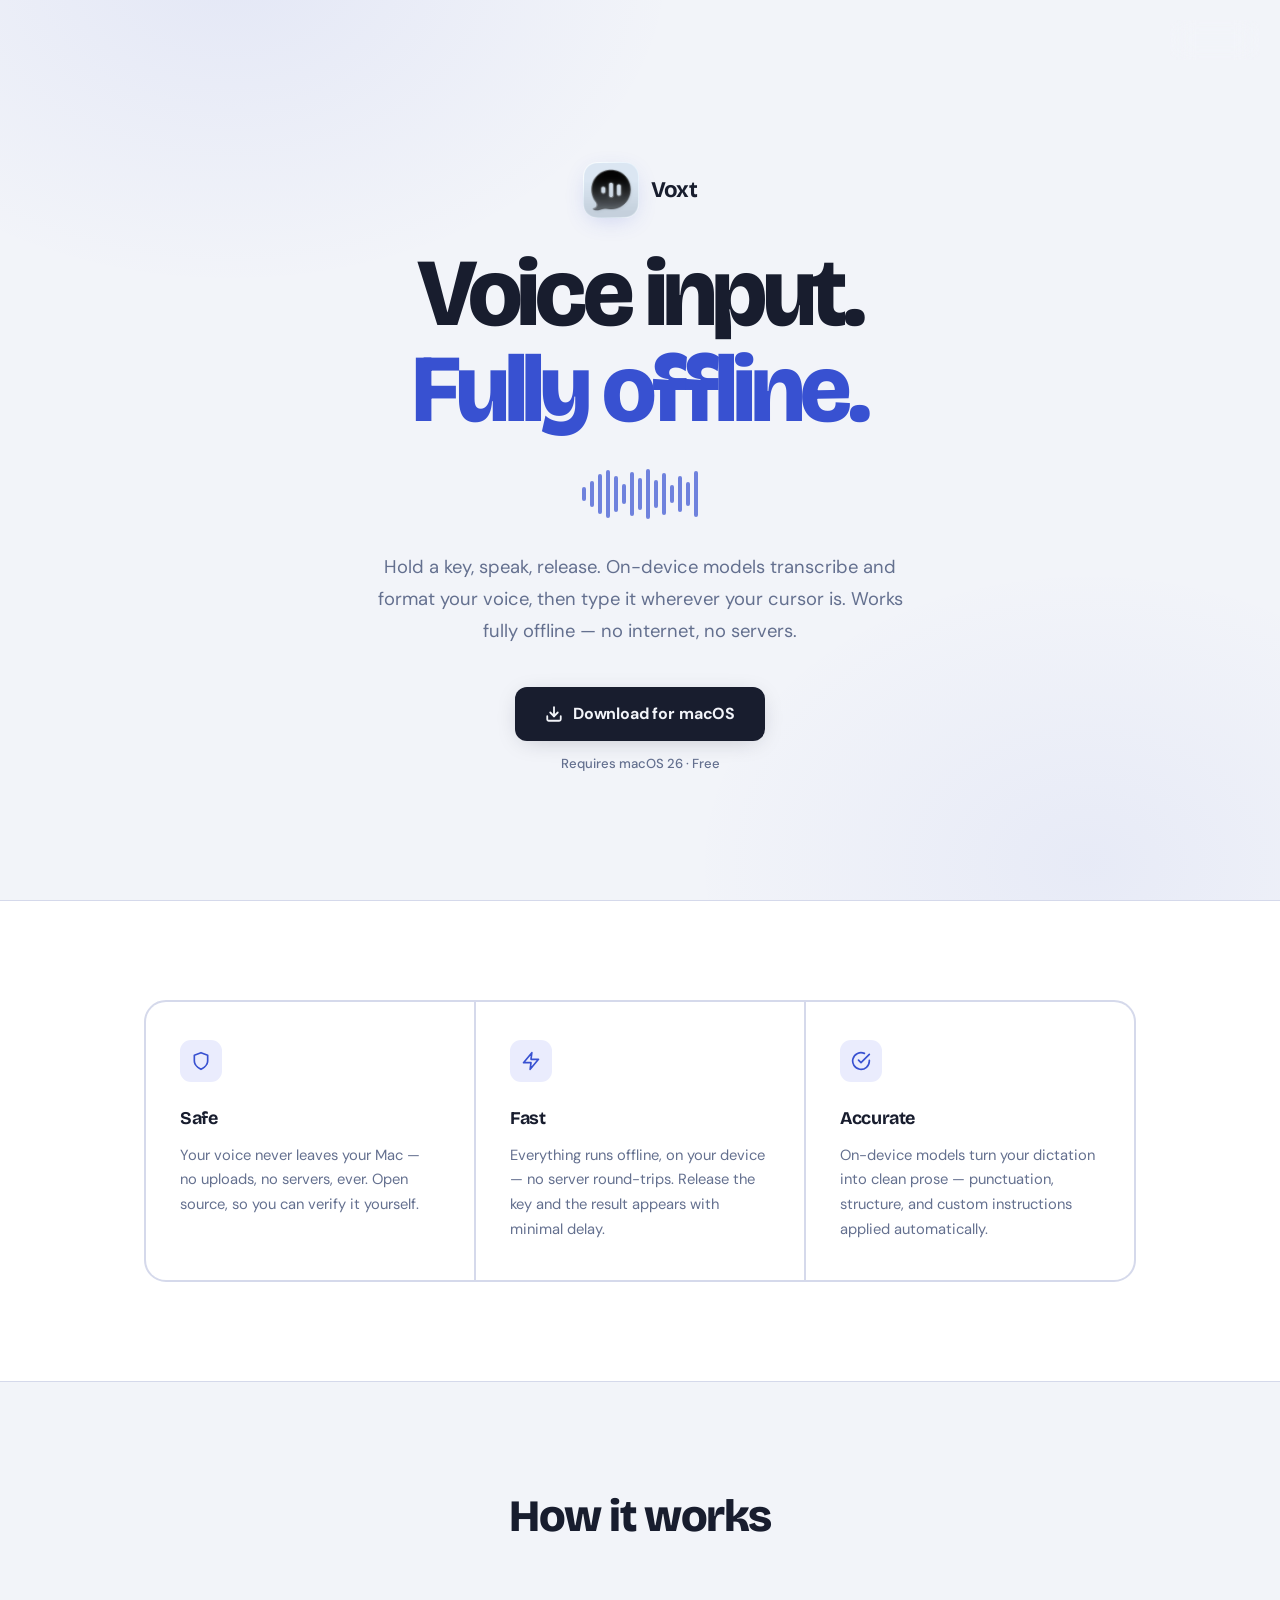
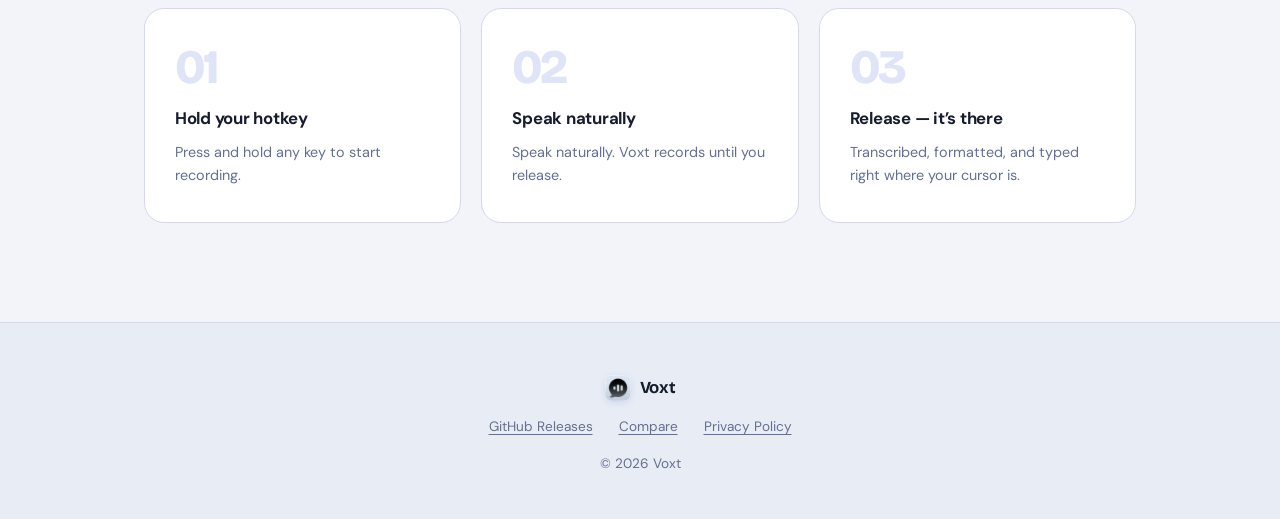
<file: public/index.html>
<!DOCTYPE html>
<html lang="en">
<head>
  <meta charset="UTF-8">
  <meta name="viewport" content="width=device-width, initial-scale=1.0">
  <title>Voxt — Offline Voice Input for Mac</title>
  <meta name="description" content="Offline push-to-talk voice input for macOS. Hold a key, speak, release — Voxt transcribes and formats your words with on-device AI, then types them wherever your cursor is. Fully local, no cloud.">
  <meta name="keywords" content="Voxt, voice input, offline voice input, macOS, push-to-talk, speech to text, on-device AI, Apple Intelligence, Foundation Models, menu bar app, Mac app">
  <meta name="author" content="morishin">
  <meta name="robots" content="index, follow">
  <meta name="theme-color" content="#3851d1">
  <link rel="canonical" href="https://voxt.morishin.me/">
  <link rel="alternate" hreflang="en" href="https://voxt.morishin.me/">
  <link rel="alternate" hreflang="ja" href="https://voxt.morishin.me/ja/">
  <link rel="alternate" hreflang="x-default" href="https://voxt.morishin.me/">
  <link rel="icon" type="image/webp" href="assets/icon.webp">
  <link rel="apple-touch-icon" href="assets/icon.webp">
  <link rel="preconnect" href="https://fonts.googleapis.com">
  <link rel="preconnect" href="https://fonts.gstatic.com" crossorigin>
  <link href="https://fonts.googleapis.com/css2?family=Bricolage+Grotesque:wght@400;700;800&family=DM+Sans:wght@400;500;700&display=swap" rel="stylesheet">

  <!-- Open Graph -->
  <meta property="og:type" content="website">
  <meta property="og:site_name" content="Voxt">
  <meta property="og:title" content="Voxt — Offline Voice Input for Mac">
  <meta property="og:description" content="Offline push-to-talk voice input for macOS. Hold a key, speak, release — transcribed and formatted with on-device AI. Nothing leaves your Mac.">
  <meta property="og:url" content="https://voxt.morishin.me/">
  <meta property="og:locale" content="en_US">
  <meta property="og:locale:alternate" content="ja_JP">
  <meta property="og:image" content="https://voxt.morishin.me/assets/icon.webp">
  <meta property="og:image:width" content="1024">
  <meta property="og:image:height" content="1024">
  <meta property="og:image:alt" content="Voxt app icon">

  <!-- Twitter Card -->
  <meta name="twitter:card" content="summary">
  <meta name="twitter:title" content="Voxt — Offline Voice Input for Mac">
  <meta name="twitter:description" content="Offline push-to-talk voice input for macOS. On-device AI. Nothing leaves your Mac.">
  <meta name="twitter:image" content="https://voxt.morishin.me/assets/icon.webp">
  <meta name="twitter:creator" content="@morishin127">

  <!-- Structured Data -->
  <script type="application/ld+json">
  {
    "@context": "https://schema.org",
    "@type": "SoftwareApplication",
    "name": "Voxt",
    "operatingSystem": "macOS 26",
    "applicationCategory": "UtilitiesApplication",
    "description": "Offline push-to-talk voice input for macOS. Hold a key, speak, release — transcribed and formatted with on-device AI. Nothing leaves your Mac.",
    "url": "https://voxt.morishin.me/",
    "downloadUrl": "https://github.com/morishin/voxt/releases/latest",
    "image": "https://voxt.morishin.me/assets/icon.webp",
    "author": { "@type": "Person", "name": "morishin", "url": "https://github.com/morishin" },
    "offers": { "@type": "Offer", "price": "0", "priceCurrency": "USD" },
    "isAccessibleForFree": true,
    "inLanguage": ["en", "ja"]
  }
  </script>

  <link rel="stylesheet" href="assets/style.css">
</head>
<body>

<nav class="lang-switch">
  <a href="/" class="active">EN</a>
  <a href="/ja/">JA</a>
</nav>

<section class="hero">
  <div class="hero-inner fade-up">
    <div class="hero-wordmark">
      <img src="assets/icon.webp" alt="Voxt" class="hero-icon" width="56" height="56">
      <span class="wordmark-text">Voxt</span>
    </div>
    <h1>Voice input.<br><span class="accent">Fully offline.</span></h1>

    <div class="waveform" aria-hidden="true">
      <div class="waveform-bar"></div>
      <div class="waveform-bar"></div>
      <div class="waveform-bar"></div>
      <div class="waveform-bar"></div>
      <div class="waveform-bar"></div>
      <div class="waveform-bar"></div>
      <div class="waveform-bar"></div>
      <div class="waveform-bar"></div>
      <div class="waveform-bar"></div>
      <div class="waveform-bar"></div>
      <div class="waveform-bar"></div>
      <div class="waveform-bar"></div>
      <div class="waveform-bar"></div>
      <div class="waveform-bar"></div>
      <div class="waveform-bar"></div>
    </div>

    <p class="lede">Hold a key, speak, release. On-device models transcribe and format your voice, then type it wherever your cursor is. Works fully offline — no internet, no servers.</p>

    <div class="cta-group">
      <a href="https://github.com/morishin/voxt/releases/latest" class="btn-primary">
        <svg viewBox="0 0 24 24" fill="none" stroke="currentColor" stroke-width="2.4" stroke-linecap="round" stroke-linejoin="round" aria-hidden="true">
          <path d="M21 15v4a2 2 0 0 1-2 2H5a2 2 0 0 1-2-2v-4"/>
          <polyline points="7 10 12 15 17 10"/>
          <line x1="12" y1="15" x2="12" y2="3"/>
        </svg>
        Download for macOS
      </a>
      <p class="cta-note">Requires macOS 26 &middot; Free</p>
    </div>
  </div>
</section>

<section class="features">
  <div class="container">
    <div class="features-grid fade-up">

      <article class="feature-card">
        <div class="feature-icon" aria-hidden="true">
          <svg viewBox="0 0 24 24" fill="none" stroke="currentColor" stroke-width="2" stroke-linecap="round" stroke-linejoin="round">
            <path d="M12 22s8-4 8-10V5l-8-3-8 3v7c0 6 8 10 8 10z"/>
          </svg>
        </div>
        <h3>Safe</h3>
        <p>Your voice never leaves your Mac — no uploads, no servers, ever. Open source, so you can verify it yourself.</p>
      </article>

      <article class="feature-card">
        <div class="feature-icon" aria-hidden="true">
          <svg viewBox="0 0 24 24" fill="none" stroke="currentColor" stroke-width="2" stroke-linecap="round" stroke-linejoin="round">
            <polygon points="13 2 3 14 12 14 11 22 21 10 12 10 13 2"/>
          </svg>
        </div>
        <h3>Fast</h3>
        <p>Everything runs offline, on your device — no server round-trips. Release the key and the result appears with minimal delay.</p>
      </article>

      <article class="feature-card">
        <div class="feature-icon" aria-hidden="true">
          <svg viewBox="0 0 24 24" fill="none" stroke="currentColor" stroke-width="2" stroke-linecap="round" stroke-linejoin="round">
            <path d="M22 11.08V12a10 10 0 1 1-5.93-9.14"/>
            <polyline points="22 4 12 14.01 9 11.01"/>
          </svg>
        </div>
        <h3>Accurate</h3>
        <p>On-device models turn your dictation into clean prose — punctuation, structure, and custom instructions applied automatically.</p>
      </article>

    </div>
  </div>
</section>

<section class="how">
  <div class="container">
    <h2 class="fade-up">How it works</h2>
    <ol class="steps">
      <li class="step fade-up">
        <strong>Hold your hotkey</strong>
        <p>Press and hold any key to start recording.</p>
      </li>
      <li class="step fade-up">
        <strong>Speak naturally</strong>
        <p>Speak naturally. Voxt records until you release.</p>
      </li>
      <li class="step fade-up">
        <strong>Release — it&rsquo;s there</strong>
        <p>Transcribed, formatted, and typed right where your cursor is.</p>
      </li>
    </ol>
  </div>
</section>

<footer>
  <div class="container">
    <div class="footer-brand">
      <img src="assets/icon.webp" alt="" width="26" height="26">
      Voxt
    </div>
    <div class="footer-links">
      <a href="https://github.com/morishin/voxt/releases">GitHub Releases</a>
      <a href="compare/">Compare</a>
      <a href="privacy.html">Privacy Policy</a>
    </div>
    <p>&copy; 2026 Voxt</p>
  </div>
</footer>

<script src="assets/main.js"></script>
</body>
</html>
</file>
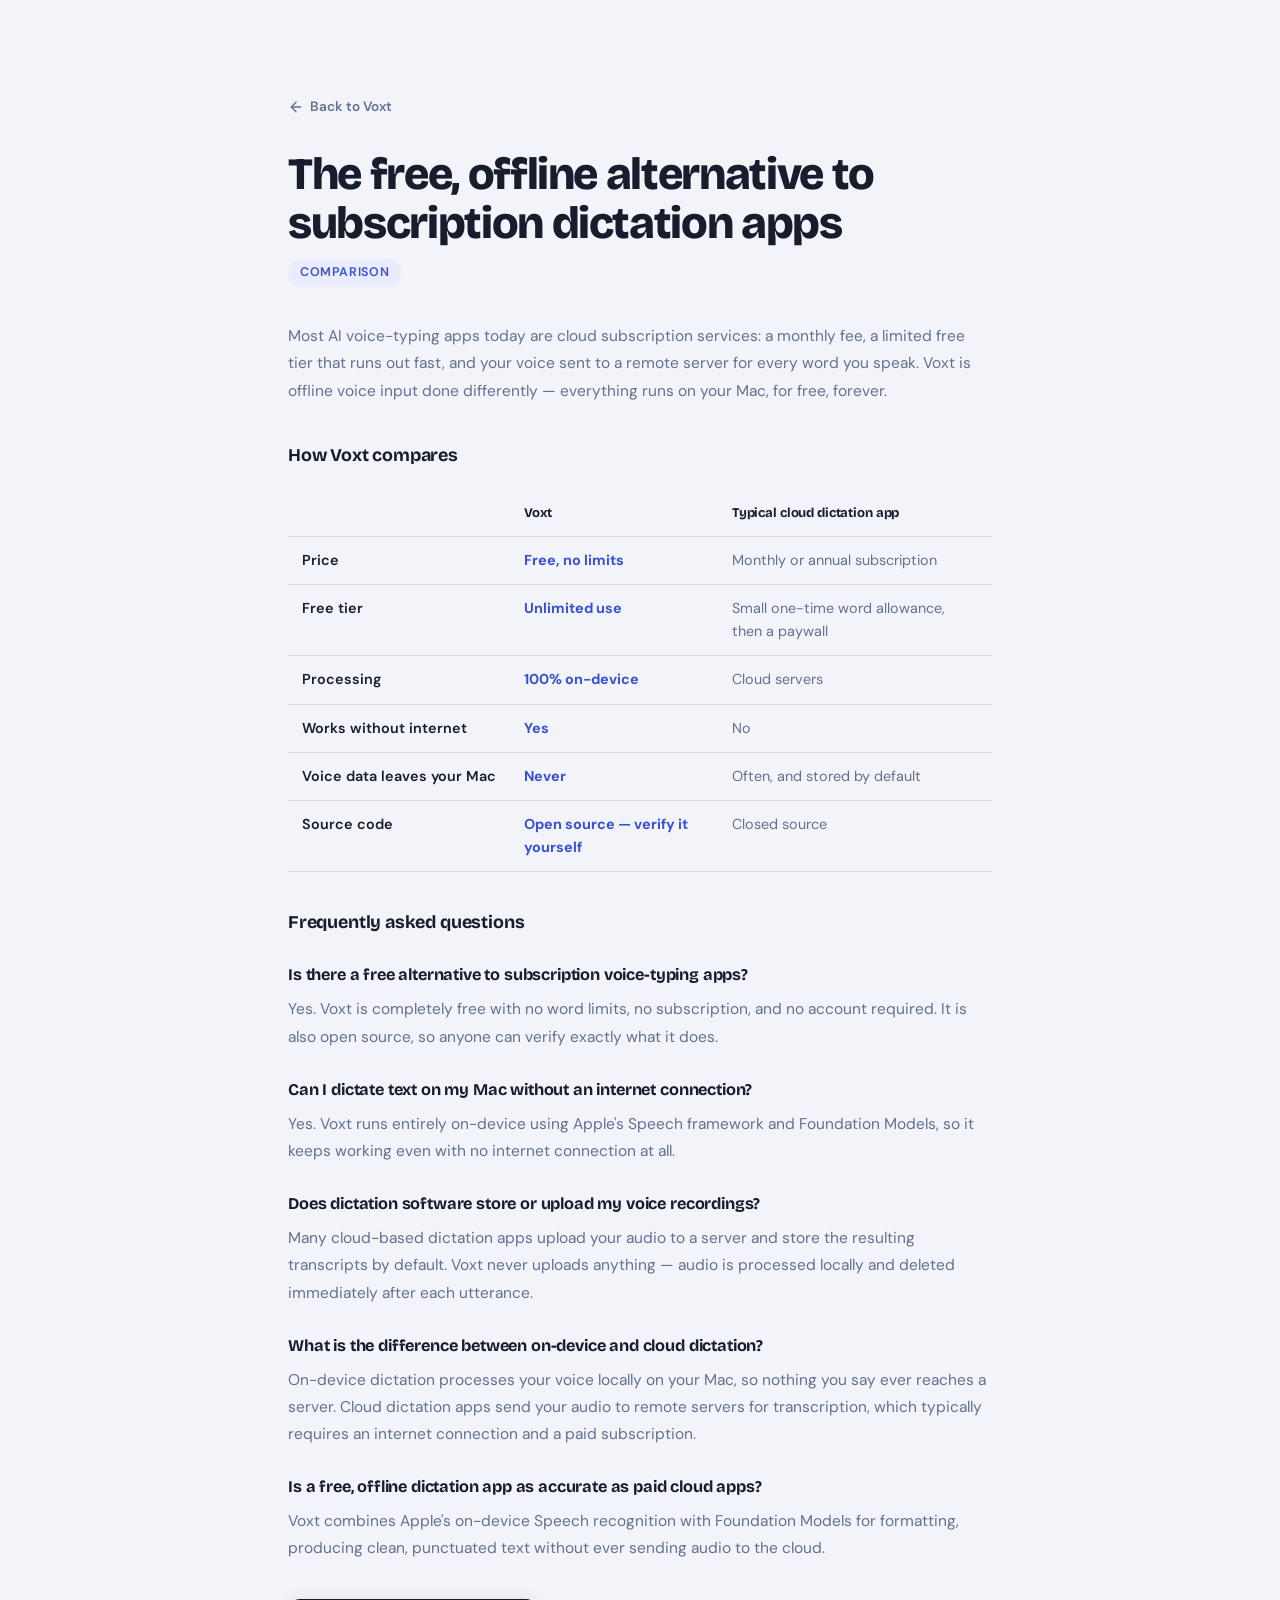
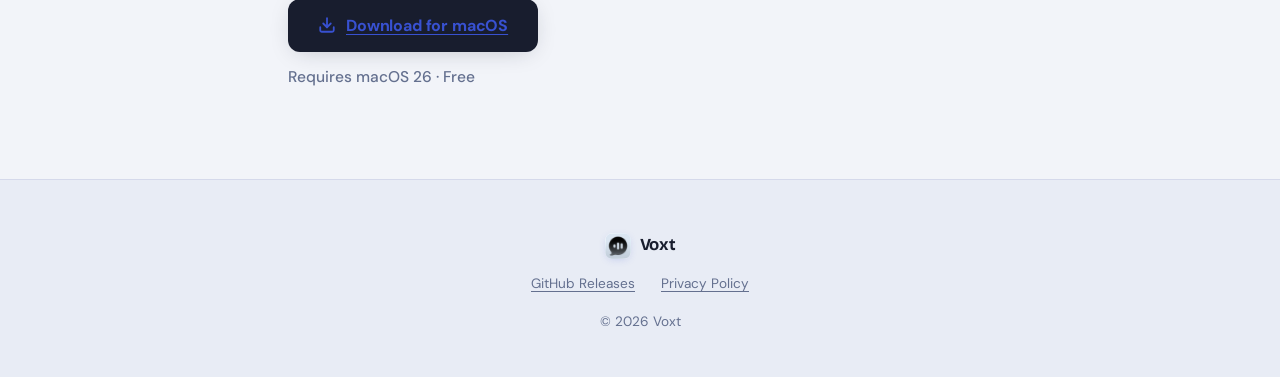
<file: public/compare/index.html>
<!DOCTYPE html>
<html lang="en">
<head>
  <meta charset="UTF-8">
  <meta name="viewport" content="width=device-width, initial-scale=1.0">
  <title>Free &amp; Offline Alternative to Subscription Dictation Apps — Voxt</title>
  <meta name="description" content="Most AI voice-typing apps charge a monthly subscription and send your voice to the cloud. Voxt is free, runs fully offline on your Mac, and is open source. See how it compares.">
  <meta name="keywords" content="free dictation app, offline voice input, offline voice typing, no subscription dictation, private AI dictation, open source speech to text, dictation app alternative, voice to text without cloud">
  <meta name="author" content="morishin">
  <meta name="robots" content="index, follow">
  <meta name="theme-color" content="#3851d1">
  <link rel="canonical" href="https://voxt.morishin.me/compare/">
  <link rel="alternate" hreflang="en" href="https://voxt.morishin.me/compare/">
  <link rel="alternate" hreflang="ja" href="https://voxt.morishin.me/ja/compare/">
  <link rel="alternate" hreflang="x-default" href="https://voxt.morishin.me/compare/">
  <link rel="icon" type="image/webp" href="../assets/icon.webp">
  <link rel="apple-touch-icon" href="../assets/icon.webp">
  <link rel="preconnect" href="https://fonts.googleapis.com">
  <link rel="preconnect" href="https://fonts.gstatic.com" crossorigin>
  <link href="https://fonts.googleapis.com/css2?family=Bricolage+Grotesque:wght@400;700;800&family=DM+Sans:wght@400;500;700&display=swap" rel="stylesheet">

  <!-- Open Graph -->
  <meta property="og:type" content="website">
  <meta property="og:site_name" content="Voxt">
  <meta property="og:title" content="Free &amp; Offline Alternative to Subscription Dictation Apps — Voxt">
  <meta property="og:description" content="Most AI voice-typing apps charge a monthly subscription and send your voice to the cloud. Voxt is free, fully offline, and open source.">
  <meta property="og:url" content="https://voxt.morishin.me/compare/">
  <meta property="og:locale" content="en_US">
  <meta property="og:locale:alternate" content="ja_JP">
  <meta property="og:image" content="https://voxt.morishin.me/assets/icon.webp">
  <meta property="og:image:width" content="1024">
  <meta property="og:image:height" content="1024">
  <meta property="og:image:alt" content="Voxt app icon">

  <!-- Twitter Card -->
  <meta name="twitter:card" content="summary">
  <meta name="twitter:title" content="Free &amp; Offline Alternative to Subscription Dictation Apps — Voxt">
  <meta name="twitter:description" content="Voxt is free, works fully offline, and is open source — no subscription, no cloud, no data leaving your Mac.">
  <meta name="twitter:image" content="https://voxt.morishin.me/assets/icon.webp">
  <meta name="twitter:creator" content="@morishin127">

  <!-- Structured Data -->
  <script type="application/ld+json">
  {
    "@context": "https://schema.org",
    "@type": "FAQPage",
    "mainEntity": [
      {
        "@type": "Question",
        "name": "Is there a free alternative to subscription voice-typing apps?",
        "acceptedAnswer": {
          "@type": "Answer",
          "text": "Yes. Voxt is completely free with no word limits, no subscription, and no account required. It is also open source, so anyone can verify exactly what it does."
        }
      },
      {
        "@type": "Question",
        "name": "Can I dictate text on my Mac without an internet connection?",
        "acceptedAnswer": {
          "@type": "Answer",
          "text": "Yes. Voxt runs entirely on-device using Apple's Speech framework and Foundation Models, so it keeps working even with no internet connection at all."
        }
      },
      {
        "@type": "Question",
        "name": "Does dictation software store or upload my voice recordings?",
        "acceptedAnswer": {
          "@type": "Answer",
          "text": "Many cloud-based dictation apps upload your audio to a server and store the resulting transcripts by default. Voxt never uploads anything — audio is processed locally and deleted immediately after each utterance."
        }
      },
      {
        "@type": "Question",
        "name": "What is the difference between on-device and cloud dictation?",
        "acceptedAnswer": {
          "@type": "Answer",
          "text": "On-device dictation processes your voice locally on your Mac, so nothing you say ever reaches a server. Cloud dictation apps send your audio to remote servers for transcription, which typically requires an internet connection and a paid subscription."
        }
      },
      {
        "@type": "Question",
        "name": "Is a free, offline dictation app as accurate as paid cloud apps?",
        "acceptedAnswer": {
          "@type": "Answer",
          "text": "Voxt combines Apple's on-device Speech recognition with Foundation Models for formatting, producing clean, punctuated text without ever sending audio to the cloud."
        }
      }
    ]
  }
  </script>

  <link rel="stylesheet" href="../assets/style.css">
</head>
<body>

<nav class="lang-switch">
  <a href="/compare/" class="active">EN</a>
  <a href="/ja/compare/">JA</a>
</nav>

<article class="legal">
  <a href="/" class="back">
    <svg width="16" height="16" viewBox="0 0 24 24" fill="none" stroke="currentColor" stroke-width="2.2" stroke-linecap="round" stroke-linejoin="round" aria-hidden="true"><path d="M19 12H5"/><path d="m12 19-7-7 7-7"/></svg>
    Back to Voxt
  </a>

  <h1>The free, offline alternative to subscription dictation apps</h1>
  <span class="updated">Comparison</span>

  <p>Most AI voice-typing apps today are cloud subscription services: a monthly fee, a limited free tier that runs out fast, and your voice sent to a remote server for every word you speak. Voxt is offline voice input done differently — everything runs on your Mac, for free, forever.</p>

  <h2>How Voxt compares</h2>
  <table class="compare-table">
    <thead>
      <tr>
        <th>&nbsp;</th>
        <th>Voxt</th>
        <th>Typical cloud dictation app</th>
      </tr>
    </thead>
    <tbody>
      <tr>
        <td>Price</td>
        <td class="yes">Free, no limits</td>
        <td>Monthly or annual subscription</td>
      </tr>
      <tr>
        <td>Free tier</td>
        <td class="yes">Unlimited use</td>
        <td>Small one-time word allowance, then a paywall</td>
      </tr>
      <tr>
        <td>Processing</td>
        <td class="yes">100% on-device</td>
        <td>Cloud servers</td>
      </tr>
      <tr>
        <td>Works without internet</td>
        <td class="yes">Yes</td>
        <td>No</td>
      </tr>
      <tr>
        <td>Voice data leaves your Mac</td>
        <td class="yes">Never</td>
        <td>Often, and stored by default</td>
      </tr>
      <tr>
        <td>Source code</td>
        <td class="yes">Open source — verify it yourself</td>
        <td>Closed source</td>
      </tr>
    </tbody>
  </table>

  <h2>Frequently asked questions</h2>

  <h3>Is there a free alternative to subscription voice-typing apps?</h3>
  <p>Yes. Voxt is completely free with no word limits, no subscription, and no account required. It is also open source, so anyone can verify exactly what it does.</p>

  <h3>Can I dictate text on my Mac without an internet connection?</h3>
  <p>Yes. Voxt runs entirely on-device using Apple's Speech framework and Foundation Models, so it keeps working even with no internet connection at all.</p>

  <h3>Does dictation software store or upload my voice recordings?</h3>
  <p>Many cloud-based dictation apps upload your audio to a server and store the resulting transcripts by default. Voxt never uploads anything — audio is processed locally and deleted immediately after each utterance.</p>

  <h3>What is the difference between on-device and cloud dictation?</h3>
  <p>On-device dictation processes your voice locally on your Mac, so nothing you say ever reaches a server. Cloud dictation apps send your audio to remote servers for transcription, which typically requires an internet connection and a paid subscription.</p>

  <h3>Is a free, offline dictation app as accurate as paid cloud apps?</h3>
  <p>Voxt combines Apple's on-device Speech recognition with Foundation Models for formatting, producing clean, punctuated text without ever sending audio to the cloud.</p>

  <div class="cta-group">
    <a href="https://github.com/morishin/voxt/releases/latest" class="btn-primary">
      <svg viewBox="0 0 24 24" fill="none" stroke="currentColor" stroke-width="2.4" stroke-linecap="round" stroke-linejoin="round" aria-hidden="true">
        <path d="M21 15v4a2 2 0 0 1-2 2H5a2 2 0 0 1-2-2v-4"/>
        <polyline points="7 10 12 15 17 10"/>
        <line x1="12" y1="15" x2="12" y2="3"/>
      </svg>
      Download for macOS
    </a>
    <p class="cta-note">Requires macOS 26 &middot; Free</p>
  </div>
</article>

<footer>
  <div class="container">
    <div class="footer-brand">
      <img src="../assets/icon.webp" alt="" width="26" height="26">
      Voxt
    </div>
    <div class="footer-links">
      <a href="https://github.com/morishin/voxt/releases">GitHub Releases</a>
      <a href="../privacy.html">Privacy Policy</a>
    </div>
    <p>&copy; 2026 Voxt</p>
  </div>
</footer>

</body>
</html>
</file>
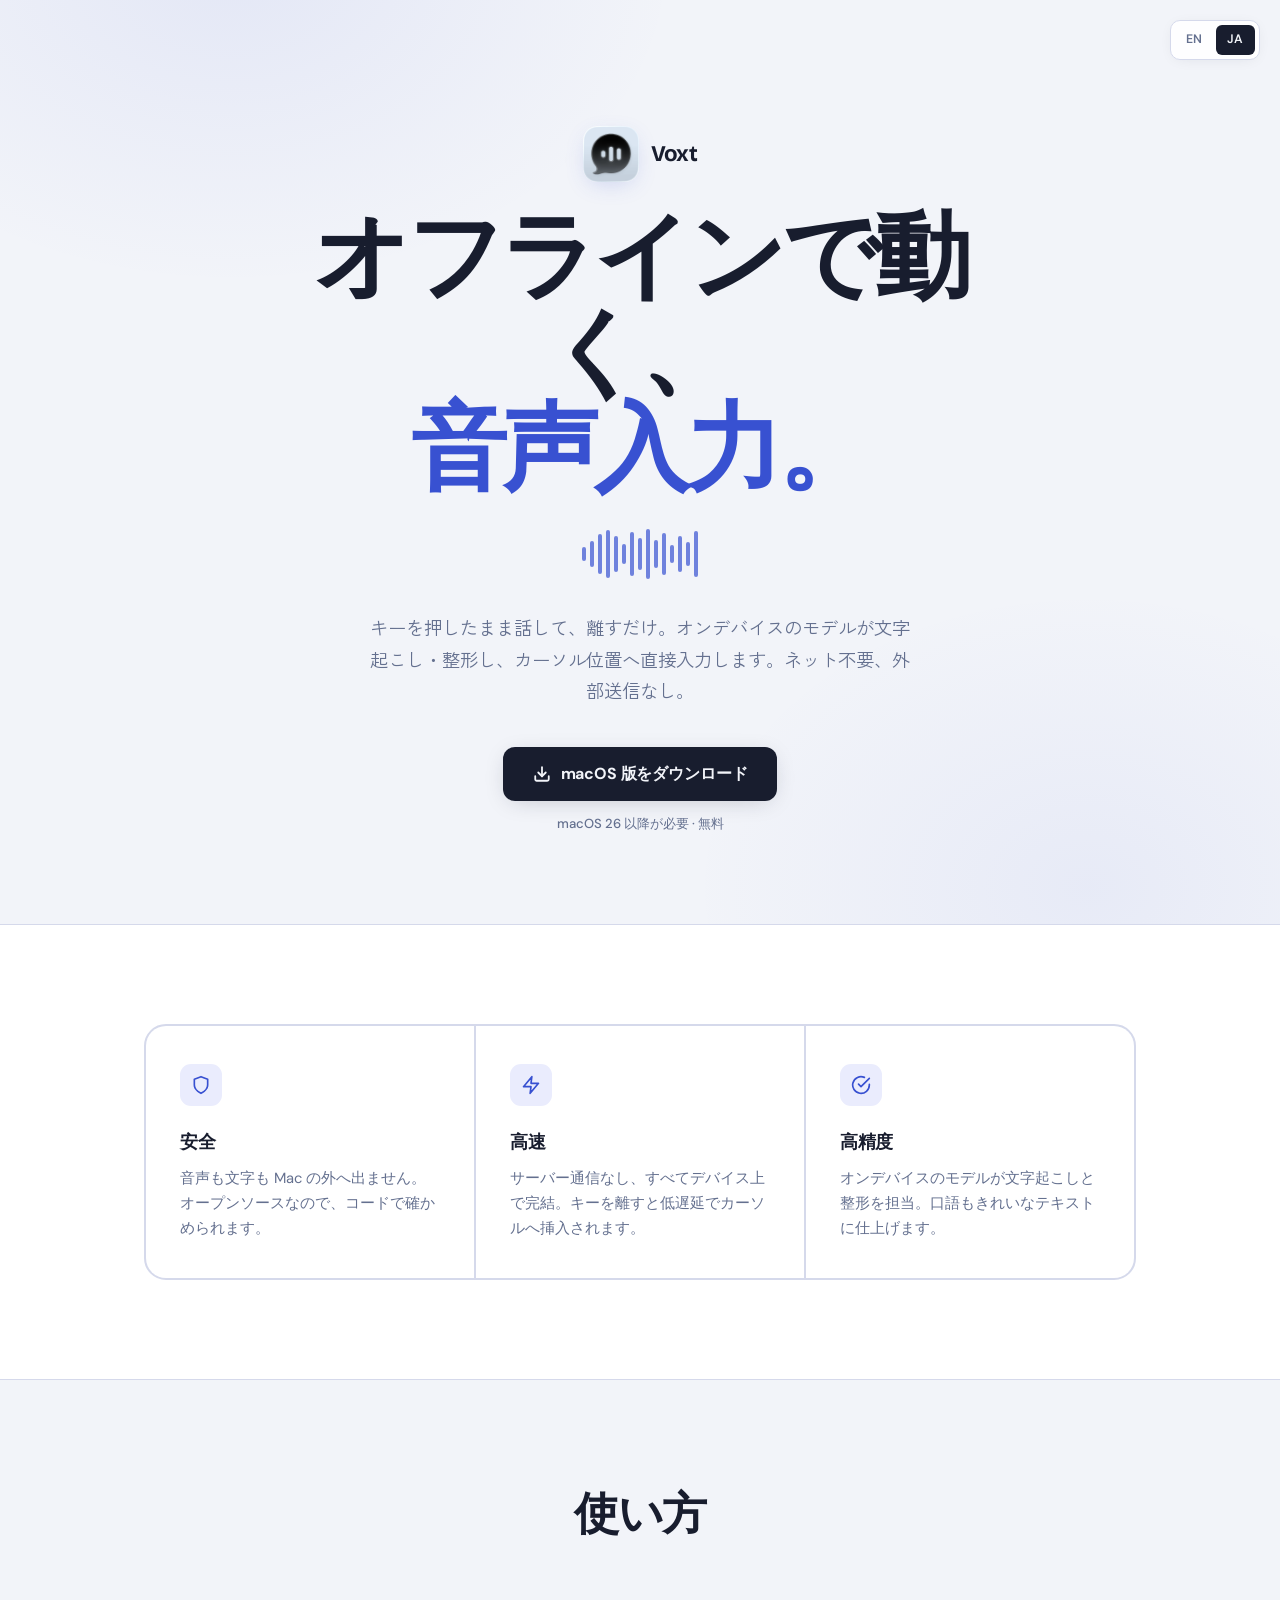
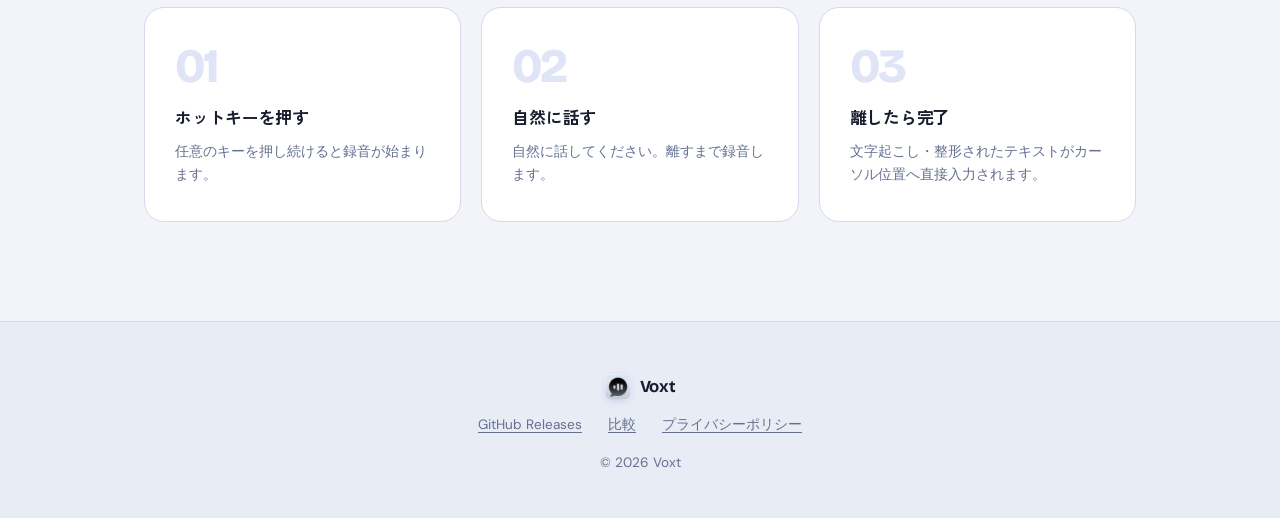
<file: public/ja/index.html>
<!DOCTYPE html>
<html lang="ja">
<head>
  <meta charset="UTF-8">
  <meta name="viewport" content="width=device-width, initial-scale=1.0">
  <title>Voxt — Macの音声入力ユーティリティ</title>
  <meta name="description" content="Push-to-talk 方式の音声入力ユーティリティ。キーを押したまま話して、離すだけ。Voxt がオンデバイス AI で文字起こし＆整形し、カーソル位置へ直接入力します。データは Mac の外へ出ません。">
  <meta name="keywords" content="Voxt, 音声入力, macOS, Push-to-talk, 文字起こし, オンデバイス AI, Apple Intelligence, Foundation Models, メニューバー, Macアプリ">
  <meta name="author" content="morishin">
  <meta name="robots" content="index, follow">
  <meta name="theme-color" content="#3851d1">
  <link rel="canonical" href="https://voxt.morishin.me/ja/">
  <link rel="alternate" hreflang="en" href="https://voxt.morishin.me/">
  <link rel="alternate" hreflang="ja" href="https://voxt.morishin.me/ja/">
  <link rel="alternate" hreflang="x-default" href="https://voxt.morishin.me/">
  <link rel="icon" type="image/webp" href="../assets/icon.webp">
  <link rel="apple-touch-icon" href="../assets/icon.webp">
  <link rel="preconnect" href="https://fonts.googleapis.com">
  <link rel="preconnect" href="https://fonts.gstatic.com" crossorigin>
  <link href="https://fonts.googleapis.com/css2?family=Bricolage+Grotesque:wght@400;700;800&family=DM+Sans:wght@400;500;700&family=Zen+Kaku+Gothic+New:wght@400;500;700;900&display=swap" rel="stylesheet">

  <!-- Open Graph -->
  <meta property="og:type" content="website">
  <meta property="og:site_name" content="Voxt">
  <meta property="og:title" content="Voxt — Macの音声入力ユーティリティ">
  <meta property="og:description" content="キーを押したまま話して、離すだけ。オンデバイス AI で文字起こし＆整形し、カーソル位置へ直接入力。データは Mac の外へ出ません。">
  <meta property="og:url" content="https://voxt.morishin.me/ja/">
  <meta property="og:locale" content="ja_JP">
  <meta property="og:locale:alternate" content="en_US">
  <meta property="og:image" content="https://voxt.morishin.me/assets/icon.webp">
  <meta property="og:image:width" content="1024">
  <meta property="og:image:height" content="1024">
  <meta property="og:image:alt" content="Voxt アプリアイコン">

  <!-- Twitter Card -->
  <meta name="twitter:card" content="summary">
  <meta name="twitter:title" content="Voxt — Macの音声入力ユーティリティ">
  <meta name="twitter:description" content="キーを押したまま話して、離すだけ。オンデバイス AI で文字起こし＆整形。データは Mac の外へ出ません。">
  <meta name="twitter:image" content="https://voxt.morishin.me/assets/icon.webp">
  <meta name="twitter:creator" content="@morishin127">

  <!-- Structured Data -->
  <script type="application/ld+json">
  {
    "@context": "https://schema.org",
    "@type": "SoftwareApplication",
    "name": "Voxt",
    "operatingSystem": "macOS 26",
    "applicationCategory": "UtilitiesApplication",
    "description": "Push-to-talk 方式の音声入力ユーティリティ。オンデバイス AI で文字起こし＆整形し、カーソル位置へ直接入力。",
    "url": "https://voxt.morishin.me/ja/",
    "downloadUrl": "https://github.com/morishin/voxt/releases/latest",
    "image": "https://voxt.morishin.me/assets/icon.webp",
    "author": { "@type": "Person", "name": "morishin", "url": "https://github.com/morishin" },
    "offers": { "@type": "Offer", "price": "0", "priceCurrency": "USD" },
    "isAccessibleForFree": true,
    "inLanguage": ["ja", "en"]
  }
  </script>

  <link rel="stylesheet" href="../assets/style.css">
</head>
<body>

<nav class="lang-switch">
  <a href="/">EN</a>
  <a href="/ja/" class="active">JA</a>
</nav>

<section class="hero">
  <div class="hero-inner fade-up">
    <div class="hero-wordmark">
      <img src="../assets/icon.webp" alt="Voxt" class="hero-icon" width="56" height="56">
      <span class="wordmark-text">Voxt</span>
    </div>
    <h1>オフラインで動く、<br><span class="accent">音声入力。</span></h1>

    <div class="waveform" aria-hidden="true">
      <div class="waveform-bar"></div>
      <div class="waveform-bar"></div>
      <div class="waveform-bar"></div>
      <div class="waveform-bar"></div>
      <div class="waveform-bar"></div>
      <div class="waveform-bar"></div>
      <div class="waveform-bar"></div>
      <div class="waveform-bar"></div>
      <div class="waveform-bar"></div>
      <div class="waveform-bar"></div>
      <div class="waveform-bar"></div>
      <div class="waveform-bar"></div>
      <div class="waveform-bar"></div>
      <div class="waveform-bar"></div>
      <div class="waveform-bar"></div>
    </div>

    <p class="lede">キーを押したまま話して、離すだけ。オンデバイスのモデルが文字起こし・整形し、カーソル位置へ直接入力します。ネット不要、外部送信なし。</p>

    <div class="cta-group">
      <a href="https://github.com/morishin/voxt/releases/latest" class="btn-primary">
        <svg viewBox="0 0 24 24" fill="none" stroke="currentColor" stroke-width="2.4" stroke-linecap="round" stroke-linejoin="round" aria-hidden="true">
          <path d="M21 15v4a2 2 0 0 1-2 2H5a2 2 0 0 1-2-2v-4"/>
          <polyline points="7 10 12 15 17 10"/>
          <line x1="12" y1="15" x2="12" y2="3"/>
        </svg>
        macOS 版をダウンロード
      </a>
      <p class="cta-note">macOS 26 以降が必要 &middot; 無料</p>
    </div>
  </div>
</section>

<section class="features">
  <div class="container">
    <div class="features-grid fade-up">

      <article class="feature-card">
        <div class="feature-icon" aria-hidden="true">
          <svg viewBox="0 0 24 24" fill="none" stroke="currentColor" stroke-width="2" stroke-linecap="round" stroke-linejoin="round">
            <path d="M12 22s8-4 8-10V5l-8-3-8 3v7c0 6 8 10 8 10z"/>
          </svg>
        </div>
        <h3>安全</h3>
        <p>音声も文字も Mac の外へ出ません。オープンソースなので、コードで確かめられます。</p>
      </article>

      <article class="feature-card">
        <div class="feature-icon" aria-hidden="true">
          <svg viewBox="0 0 24 24" fill="none" stroke="currentColor" stroke-width="2" stroke-linecap="round" stroke-linejoin="round">
            <polygon points="13 2 3 14 12 14 11 22 21 10 12 10 13 2"/>
          </svg>
        </div>
        <h3>高速</h3>
        <p>サーバー通信なし、すべてデバイス上で完結。キーを離すと低遅延でカーソルへ挿入されます。</p>
      </article>

      <article class="feature-card">
        <div class="feature-icon" aria-hidden="true">
          <svg viewBox="0 0 24 24" fill="none" stroke="currentColor" stroke-width="2" stroke-linecap="round" stroke-linejoin="round">
            <path d="M22 11.08V12a10 10 0 1 1-5.93-9.14"/>
            <polyline points="22 4 12 14.01 9 11.01"/>
          </svg>
        </div>
        <h3>高精度</h3>
        <p>オンデバイスのモデルが文字起こしと整形を担当。口語もきれいなテキストに仕上げます。</p>
      </article>

    </div>
  </div>
</section>

<section class="how">
  <div class="container">
    <h2 class="fade-up">使い方</h2>
    <ol class="steps">
      <li class="step fade-up">
        <strong>ホットキーを押す</strong>
        <p>任意のキーを押し続けると録音が始まります。</p>
      </li>
      <li class="step fade-up">
        <strong>自然に話す</strong>
        <p>自然に話してください。離すまで録音します。</p>
      </li>
      <li class="step fade-up">
        <strong>離したら完了</strong>
        <p>文字起こし・整形されたテキストがカーソル位置へ直接入力されます。</p>
      </li>
    </ol>
  </div>
</section>

<footer>
  <div class="container">
    <div class="footer-brand">
      <img src="../assets/icon.webp" alt="" width="26" height="26">
      Voxt
    </div>
    <div class="footer-links">
      <a href="https://github.com/morishin/voxt/releases">GitHub Releases</a>
      <a href="compare/">比較</a>
      <a href="../privacy.html">プライバシーポリシー</a>
    </div>
    <p>&copy; 2026 Voxt</p>
  </div>
</footer>

<script src="../assets/main.js"></script>
</body>
</html>
</file>
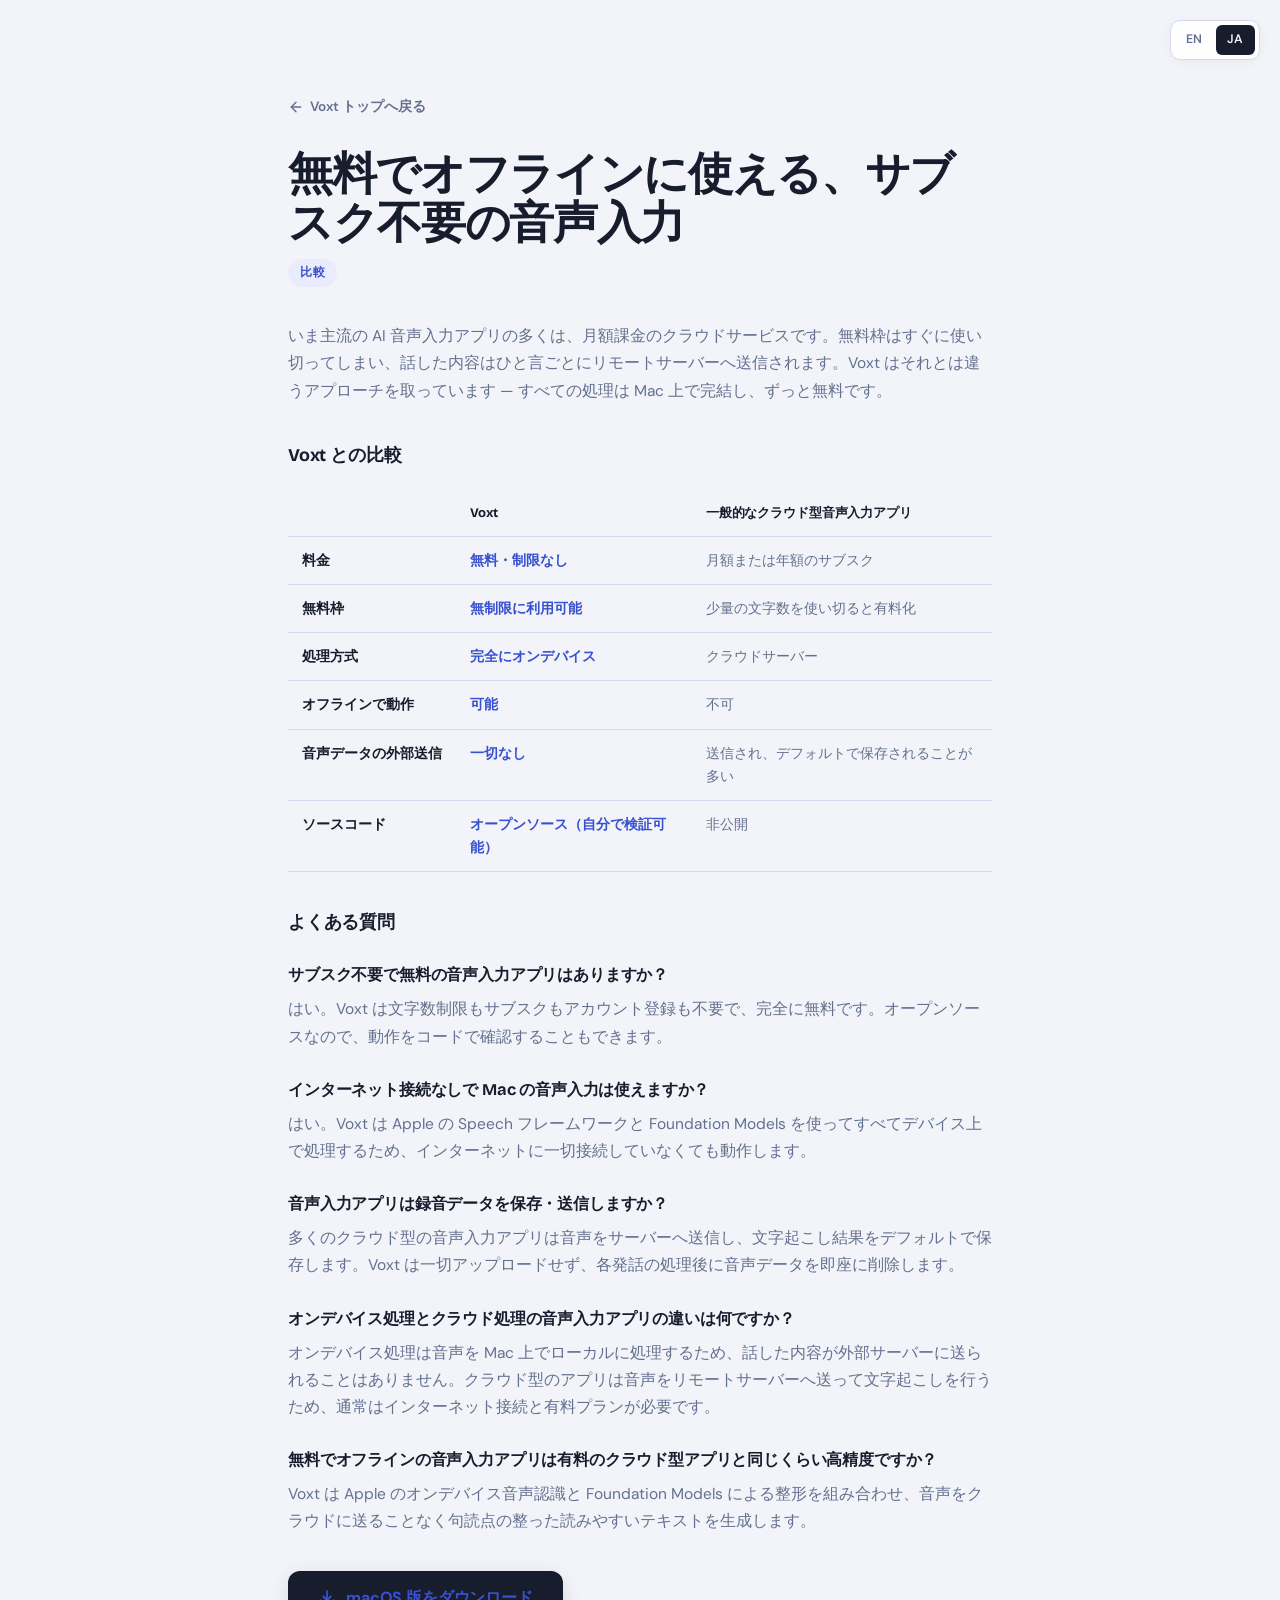
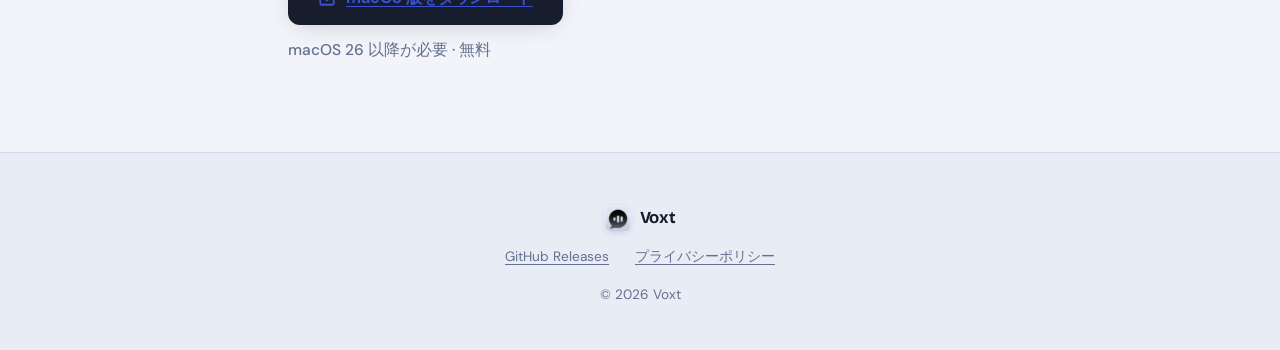
<file: public/ja/compare/index.html>
<!DOCTYPE html>
<html lang="ja">
<head>
  <meta charset="UTF-8">
  <meta name="viewport" content="width=device-width, initial-scale=1.0">
  <title>無料・オフラインで使える音声入力 — サブスク不要の代替アプリ | Voxt</title>
  <meta name="description" content="多くの AI 音声入力アプリは月額課金制で、話した内容をクラウドへ送信します。Voxt は無料・完全オフライン・オープンソース。違いを比較して紹介します。">
  <meta name="keywords" content="無料 音声入力, オフライン 音声入力, サブスクなし 文字起こし, プライバシー AI 音声入力, オープンソース 文字起こし, 音声入力 アプリ 比較, クラウド不要 音声入力">
  <meta name="author" content="morishin">
  <meta name="robots" content="index, follow">
  <meta name="theme-color" content="#3851d1">
  <link rel="canonical" href="https://voxt.morishin.me/ja/compare/">
  <link rel="alternate" hreflang="en" href="https://voxt.morishin.me/compare/">
  <link rel="alternate" hreflang="ja" href="https://voxt.morishin.me/ja/compare/">
  <link rel="alternate" hreflang="x-default" href="https://voxt.morishin.me/compare/">
  <link rel="icon" type="image/webp" href="../../assets/icon.webp">
  <link rel="apple-touch-icon" href="../../assets/icon.webp">
  <link rel="preconnect" href="https://fonts.googleapis.com">
  <link rel="preconnect" href="https://fonts.gstatic.com" crossorigin>
  <link href="https://fonts.googleapis.com/css2?family=Bricolage+Grotesque:wght@400;700;800&family=DM+Sans:wght@400;500;700&family=Zen+Kaku+Gothic+New:wght@400;500;700;900&display=swap" rel="stylesheet">

  <!-- Open Graph -->
  <meta property="og:type" content="website">
  <meta property="og:site_name" content="Voxt">
  <meta property="og:title" content="無料・オフラインで使える音声入力 — サブスク不要の代替アプリ | Voxt">
  <meta property="og:description" content="多くの AI 音声入力アプリは月額課金制で、話した内容をクラウドへ送信します。Voxt は無料・完全オフライン・オープンソースです。">
  <meta property="og:url" content="https://voxt.morishin.me/ja/compare/">
  <meta property="og:locale" content="ja_JP">
  <meta property="og:locale:alternate" content="en_US">
  <meta property="og:image" content="https://voxt.morishin.me/assets/icon.webp">
  <meta property="og:image:width" content="1024">
  <meta property="og:image:height" content="1024">
  <meta property="og:image:alt" content="Voxt アプリアイコン">

  <!-- Twitter Card -->
  <meta name="twitter:card" content="summary">
  <meta name="twitter:title" content="無料・オフラインで使える音声入力 — サブスク不要の代替アプリ | Voxt">
  <meta name="twitter:description" content="Voxt は無料・完全オフライン・オープンソース。サブスクもクラウド送信もありません。">
  <meta name="twitter:image" content="https://voxt.morishin.me/assets/icon.webp">
  <meta name="twitter:creator" content="@morishin127">

  <!-- Structured Data -->
  <script type="application/ld+json">
  {
    "@context": "https://schema.org",
    "@type": "FAQPage",
    "mainEntity": [
      {
        "@type": "Question",
        "name": "サブスク不要で無料の音声入力アプリはありますか？",
        "acceptedAnswer": {
          "@type": "Answer",
          "text": "はい。Voxt は文字数制限もサブスクもアカウント登録も不要で、完全に無料です。オープンソースなので、動作をコードで確認することもできます。"
        }
      },
      {
        "@type": "Question",
        "name": "インターネット接続なしで Mac の音声入力は使えますか？",
        "acceptedAnswer": {
          "@type": "Answer",
          "text": "はい。Voxt は Apple の Speech フレームワークと Foundation Models を使ってすべてデバイス上で処理するため、インターネットに一切接続していなくても動作します。"
        }
      },
      {
        "@type": "Question",
        "name": "音声入力アプリは録音データを保存・送信しますか？",
        "acceptedAnswer": {
          "@type": "Answer",
          "text": "多くのクラウド型の音声入力アプリは音声をサーバーへ送信し、文字起こし結果をデフォルトで保存します。Voxt は一切アップロードせず、各発話の処理後に音声データを即座に削除します。"
        }
      },
      {
        "@type": "Question",
        "name": "オンデバイス処理とクラウド処理の音声入力アプリの違いは何ですか？",
        "acceptedAnswer": {
          "@type": "Answer",
          "text": "オンデバイス処理は音声を Mac 上でローカルに処理するため、話した内容が外部サーバーに送られることはありません。クラウド型のアプリは音声をリモートサーバーへ送って文字起こしを行うため、通常はインターネット接続と有料プランが必要です。"
        }
      },
      {
        "@type": "Question",
        "name": "無料でオフラインの音声入力アプリは有料のクラウド型アプリと同じくらい高精度ですか？",
        "acceptedAnswer": {
          "@type": "Answer",
          "text": "Voxt は Apple のオンデバイス音声認識と Foundation Models による整形を組み合わせ、音声をクラウドに送ることなく句読点の整った読みやすいテキストを生成します。"
        }
      }
    ]
  }
  </script>

  <link rel="stylesheet" href="../../assets/style.css">
</head>
<body>

<nav class="lang-switch">
  <a href="/compare/">EN</a>
  <a href="/ja/compare/" class="active">JA</a>
</nav>

<article class="legal">
  <a href="/" class="back">
    <svg width="16" height="16" viewBox="0 0 24 24" fill="none" stroke="currentColor" stroke-width="2.2" stroke-linecap="round" stroke-linejoin="round" aria-hidden="true"><path d="M19 12H5"/><path d="m12 19-7-7 7-7"/></svg>
    Voxt トップへ戻る
  </a>

  <h1>無料でオフラインに使える、サブスク不要の音声入力</h1>
  <span class="updated">比較</span>

  <p>いま主流の AI 音声入力アプリの多くは、月額課金のクラウドサービスです。無料枠はすぐに使い切ってしまい、話した内容はひと言ごとにリモートサーバーへ送信されます。Voxt はそれとは違うアプローチを取っています — すべての処理は Mac 上で完結し、ずっと無料です。</p>

  <h2>Voxt との比較</h2>
  <table class="compare-table">
    <thead>
      <tr>
        <th>&nbsp;</th>
        <th>Voxt</th>
        <th>一般的なクラウド型音声入力アプリ</th>
      </tr>
    </thead>
    <tbody>
      <tr>
        <td>料金</td>
        <td class="yes">無料・制限なし</td>
        <td>月額または年額のサブスク</td>
      </tr>
      <tr>
        <td>無料枠</td>
        <td class="yes">無制限に利用可能</td>
        <td>少量の文字数を使い切ると有料化</td>
      </tr>
      <tr>
        <td>処理方式</td>
        <td class="yes">完全にオンデバイス</td>
        <td>クラウドサーバー</td>
      </tr>
      <tr>
        <td>オフラインで動作</td>
        <td class="yes">可能</td>
        <td>不可</td>
      </tr>
      <tr>
        <td>音声データの外部送信</td>
        <td class="yes">一切なし</td>
        <td>送信され、デフォルトで保存されることが多い</td>
      </tr>
      <tr>
        <td>ソースコード</td>
        <td class="yes">オープンソース（自分で検証可能）</td>
        <td>非公開</td>
      </tr>
    </tbody>
  </table>

  <h2>よくある質問</h2>

  <h3>サブスク不要で無料の音声入力アプリはありますか？</h3>
  <p>はい。Voxt は文字数制限もサブスクもアカウント登録も不要で、完全に無料です。オープンソースなので、動作をコードで確認することもできます。</p>

  <h3>インターネット接続なしで Mac の音声入力は使えますか？</h3>
  <p>はい。Voxt は Apple の Speech フレームワークと Foundation Models を使ってすべてデバイス上で処理するため、インターネットに一切接続していなくても動作します。</p>

  <h3>音声入力アプリは録音データを保存・送信しますか？</h3>
  <p>多くのクラウド型の音声入力アプリは音声をサーバーへ送信し、文字起こし結果をデフォルトで保存します。Voxt は一切アップロードせず、各発話の処理後に音声データを即座に削除します。</p>

  <h3>オンデバイス処理とクラウド処理の音声入力アプリの違いは何ですか？</h3>
  <p>オンデバイス処理は音声を Mac 上でローカルに処理するため、話した内容が外部サーバーに送られることはありません。クラウド型のアプリは音声をリモートサーバーへ送って文字起こしを行うため、通常はインターネット接続と有料プランが必要です。</p>

  <h3>無料でオフラインの音声入力アプリは有料のクラウド型アプリと同じくらい高精度ですか？</h3>
  <p>Voxt は Apple のオンデバイス音声認識と Foundation Models による整形を組み合わせ、音声をクラウドに送ることなく句読点の整った読みやすいテキストを生成します。</p>

  <div class="cta-group">
    <a href="https://github.com/morishin/voxt/releases/latest" class="btn-primary">
      <svg viewBox="0 0 24 24" fill="none" stroke="currentColor" stroke-width="2.4" stroke-linecap="round" stroke-linejoin="round" aria-hidden="true">
        <path d="M21 15v4a2 2 0 0 1-2 2H5a2 2 0 0 1-2-2v-4"/>
        <polyline points="7 10 12 15 17 10"/>
        <line x1="12" y1="15" x2="12" y2="3"/>
      </svg>
      macOS 版をダウンロード
    </a>
    <p class="cta-note">macOS 26 以降が必要 &middot; 無料</p>
  </div>
</article>

<footer>
  <div class="container">
    <div class="footer-brand">
      <img src="../../assets/icon.webp" alt="" width="26" height="26">
      Voxt
    </div>
    <div class="footer-links">
      <a href="https://github.com/morishin/voxt/releases">GitHub Releases</a>
      <a href="../../privacy.html">プライバシーポリシー</a>
    </div>
    <p>&copy; 2026 Voxt</p>
  </div>
</footer>

</body>
</html>
</file>
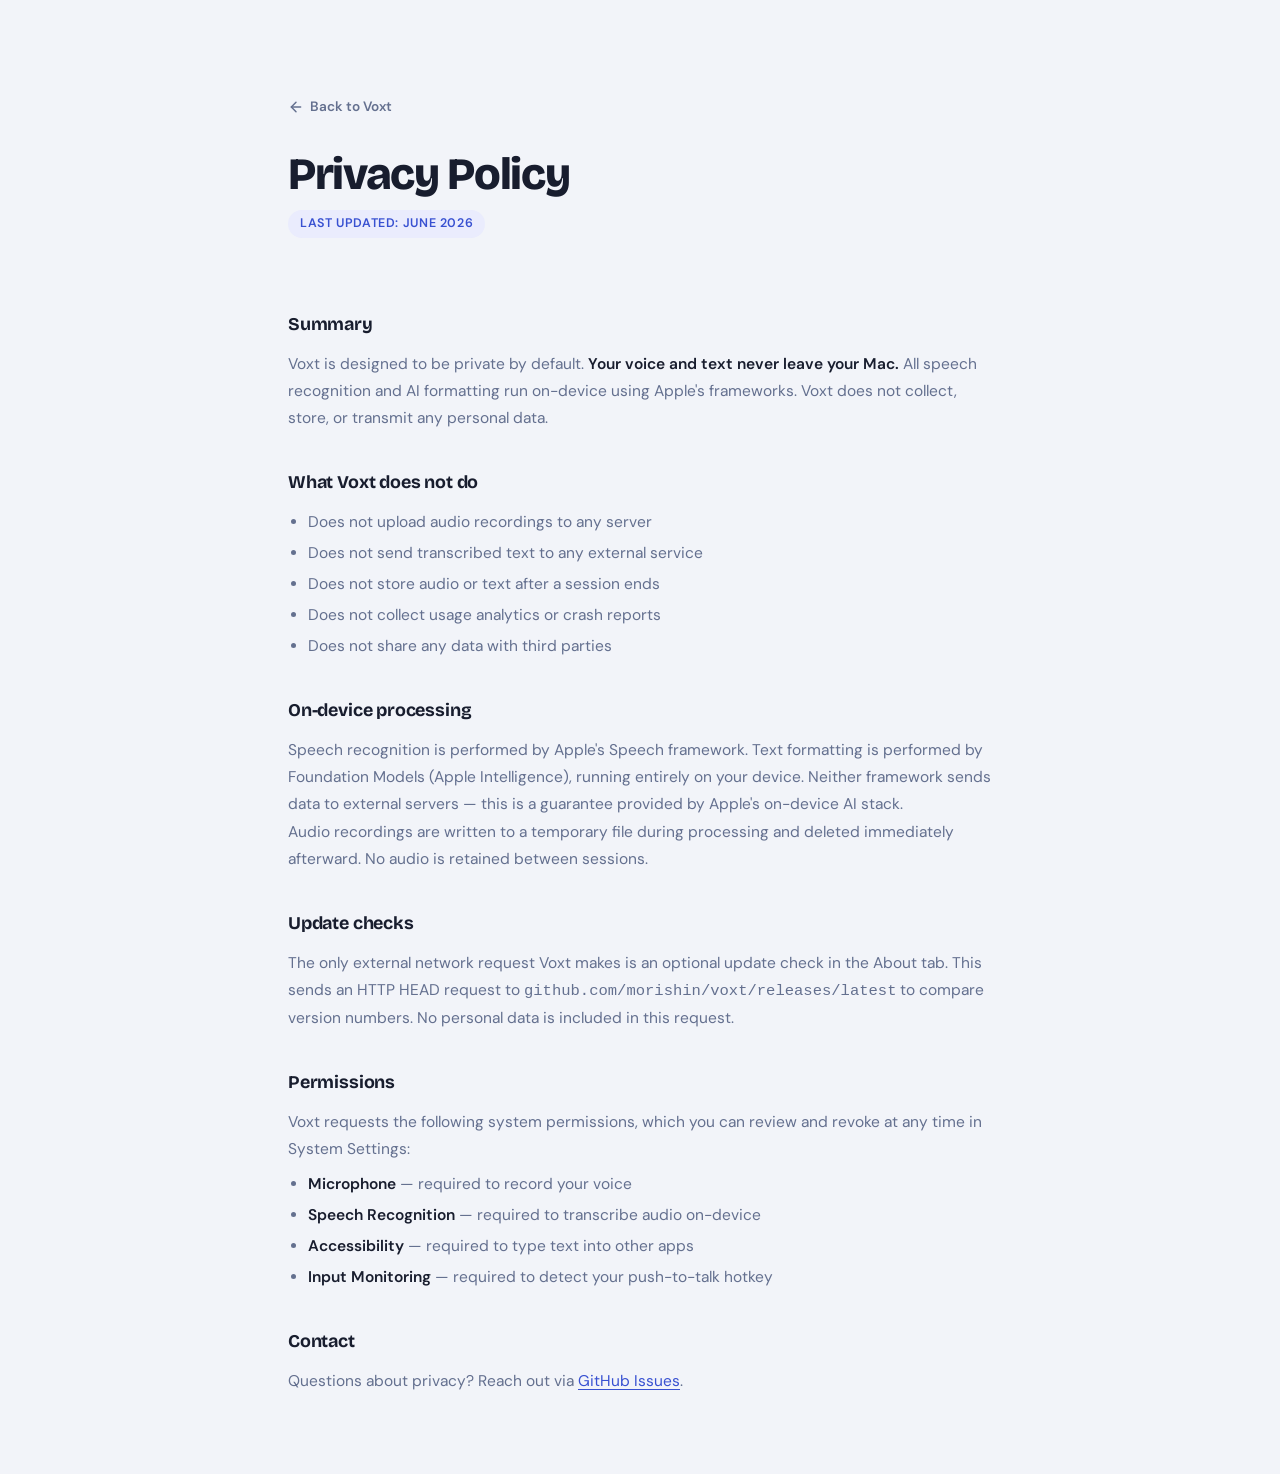
<file: public/privacy.html>
<!DOCTYPE html>
<html lang="en">
<head>
  <meta charset="UTF-8">
  <meta name="viewport" content="width=device-width, initial-scale=1.0">
  <title>Privacy Policy — Voxt</title>
  <meta name="description" content="Voxt Privacy Policy. Voxt processes all voice and text locally on your Mac. No personal data is collected or transmitted.">
  <meta name="robots" content="index, follow">
  <link rel="canonical" href="https://voxt.morishin.me/privacy.html">
  <link rel="icon" type="image/webp" href="assets/icon.webp">
  <link rel="preconnect" href="https://fonts.googleapis.com">
  <link rel="preconnect" href="https://fonts.gstatic.com" crossorigin>
  <link href="https://fonts.googleapis.com/css2?family=Bricolage+Grotesque:wght@400;700;800&family=DM+Sans:wght@400;500;700&display=swap" rel="stylesheet">
  <link rel="stylesheet" href="assets/style.css">
</head>
<body>
<article class="legal">
  <a href="/" class="back">
    <svg width="16" height="16" viewBox="0 0 24 24" fill="none" stroke="currentColor" stroke-width="2.2" stroke-linecap="round" stroke-linejoin="round" aria-hidden="true"><path d="M19 12H5"/><path d="m12 19-7-7 7-7"/></svg>
    Back to Voxt
  </a>

  <h1>Privacy Policy</h1>
  <span class="updated">Last updated: June 2026</span>

  <h2>Summary</h2>
  <p>Voxt is designed to be private by default. <strong>Your voice and text never leave your Mac.</strong> All speech recognition and AI formatting run on-device using Apple's frameworks. Voxt does not collect, store, or transmit any personal data.</p>

  <h2>What Voxt does not do</h2>
  <ul>
    <li>Does not upload audio recordings to any server</li>
    <li>Does not send transcribed text to any external service</li>
    <li>Does not store audio or text after a session ends</li>
    <li>Does not collect usage analytics or crash reports</li>
    <li>Does not share any data with third parties</li>
  </ul>

  <h2>On-device processing</h2>
  <p>Speech recognition is performed by Apple's Speech framework. Text formatting is performed by Foundation Models (Apple Intelligence), running entirely on your device. Neither framework sends data to external servers — this is a guarantee provided by Apple's on-device AI stack.</p>
  <p>Audio recordings are written to a temporary file during processing and deleted immediately afterward. No audio is retained between sessions.</p>

  <h2>Update checks</h2>
  <p>The only external network request Voxt makes is an optional update check in the About tab. This sends an HTTP HEAD request to <code>github.com/morishin/voxt/releases/latest</code> to compare version numbers. No personal data is included in this request.</p>

  <h2>Permissions</h2>
  <p>Voxt requests the following system permissions, which you can review and revoke at any time in System Settings:</p>
  <ul>
    <li><strong>Microphone</strong> — required to record your voice</li>
    <li><strong>Speech Recognition</strong> — required to transcribe audio on-device</li>
    <li><strong>Accessibility</strong> — required to type text into other apps</li>
    <li><strong>Input Monitoring</strong> — required to detect your push-to-talk hotkey</li>
  </ul>

  <h2>Contact</h2>
  <p>Questions about privacy? Reach out via <a href="https://github.com/morishin/voxt/issues">GitHub Issues</a>.</p>
</article>
</body>
</html>
</file>
<file: public/assets/style.css>
/* ── Reset & Base ── */
*, *::before, *::after { margin: 0; padding: 0; box-sizing: border-box; }

:root {
  --c-bg: #f2f4f9;
  --c-surface: #ffffff;
  --c-soft: #e8ecf5;
  --c-text: #181d2e;
  --c-muted: #64708f;
  --c-accent: #3851d1;
  --c-accent-dark: #2a3fb0;
  --c-accent-soft: #eaecfd;
  --c-border: #d5d9eb;
  --font-display: "Bricolage Grotesque", system-ui, sans-serif;
  --font-body: "DM Sans", "Hiragino Sans", "Helvetica Neue", system-ui, sans-serif;
  --font-jp: "Zen Kaku Gothic New", "Hiragino Sans", system-ui, sans-serif;
  --max-w: 1040px;
  --section-py: clamp(72px, 11vh, 128px);
}

@media (prefers-color-scheme: dark) {
  :root {
    --c-bg: #0d1117;
    --c-surface: #141b27;
    --c-soft: #1a2333;
    --c-text: #e5eaf5;
    --c-muted: #8896b5;
    --c-accent-soft: #0e1535;
    --c-border: #1e2d45;
  }
}

html { scroll-behavior: smooth; }
body {
  font-family: var(--font-body);
  background: var(--c-bg);
  color: var(--c-text);
  line-height: 1.6;
  -webkit-font-smoothing: antialiased;
  overflow-x: hidden;
}

:lang(ja) h1,
:lang(ja) h2,
:lang(ja) .lede,
:lang(ja) .step strong { font-family: var(--font-jp); }

a { color: var(--c-accent); text-decoration: none; }
.container { max-width: var(--max-w); margin: 0 auto; padding: 0 24px; }

/* ── Fade-up ── */
.fade-up {
  opacity: 0;
  transform: translateY(22px);
  transition: opacity 0.65s ease, transform 0.65s ease;
}
.fade-up.visible { opacity: 1; transform: none; }

/* ── Language switch ── */
.lang-switch {
  position: fixed;
  top: 20px; right: 20px;
  z-index: 100;
  display: flex;
  gap: 2px;
  background: rgba(255, 255, 255, 0.88);
  backdrop-filter: blur(12px);
  -webkit-backdrop-filter: blur(12px);
  border: 1px solid var(--c-border);
  border-radius: 10px;
  padding: 4px;
  box-shadow: 0 2px 16px -6px rgba(24, 29, 46, 0.12);
}
@media (prefers-color-scheme: dark) {
  .lang-switch { background: rgba(20, 27, 39, 0.9); }
}
.lang-switch a {
  padding: 5px 11px;
  border-radius: 6px;
  font-size: 0.77rem;
  font-weight: 600;
  color: var(--c-muted);
  letter-spacing: 0.04em;
  transition: background 0.2s, color 0.2s;
}
.lang-switch a.active { background: var(--c-text); color: var(--c-bg); }
.lang-switch a:hover:not(.active) { color: var(--c-text); }

/* ── Hero ── */
.hero {
  min-height: 100vh;
  display: flex;
  align-items: center;
  justify-content: center;
  text-align: center;
  padding: clamp(96px, 14vh, 160px) 24px clamp(72px, 10vh, 112px);
  position: relative;
  overflow: hidden;
}
.hero::before {
  content: "";
  position: absolute;
  inset: 0;
  background:
    radial-gradient(ellipse 720px 520px at 18% -4%, rgba(56, 81, 209, 0.08), transparent 62%),
    radial-gradient(ellipse 640px 480px at 85% 96%, rgba(56, 81, 209, 0.06), transparent 62%);
  pointer-events: none;
}
.hero-inner {
  position: relative;
  z-index: 1;
  max-width: 680px;
  width: 100%;
}

.hero-wordmark {
  display: inline-flex;
  align-items: center;
  gap: 12px;
  margin-bottom: 28px;
}
.hero-icon {
  width: 56px; height: 56px;
  border-radius: 14px;
  display: block;
  box-shadow: 0 6px 24px -8px rgba(56, 81, 209, 0.28);
}
.wordmark-text {
  font-family: var(--font-display);
  font-size: 1.4rem;
  font-weight: 700;
  letter-spacing: -0.03em;
  color: var(--c-text);
}

.hero-badge {
  display: inline-flex;
  align-items: center;
  gap: 7px;
  padding: 5px 13px;
  border-radius: 100px;
  font-size: 0.72rem;
  font-weight: 600;
  letter-spacing: 0.09em;
  text-transform: uppercase;
  background: var(--c-accent-soft);
  color: var(--c-accent);
  margin-bottom: 22px;
}
.hero-badge::before {
  content: "";
  width: 5px; height: 5px;
  border-radius: 50%;
  background: currentColor;
  flex-shrink: 0;
}

.hero h1 {
  font-family: var(--font-display);
  font-size: clamp(3.2rem, 9vw, 6rem);
  font-weight: 800;
  letter-spacing: -0.045em;
  line-height: 1.0;
  margin-bottom: 30px;
  color: var(--c-text);
}
.hero h1 .accent { color: var(--c-accent); }

/* ── Waveform ── */
.waveform {
  display: flex;
  align-items: center;
  justify-content: center;
  gap: 4px;
  height: 52px;
  margin: 0 auto 32px;
}
.waveform-bar {
  width: 4px;
  border-radius: 2px;
  background: var(--c-accent);
  opacity: 0.7;
  animation: wave-pulse 1.55s ease-in-out infinite;
}
@keyframes wave-pulse {
  0%, 100% { transform: scaleY(0.2); opacity: 0.3; }
  50% { transform: scaleY(1); opacity: 0.85; }
}
.waveform-bar:nth-child(1)  { height: 14px; animation-delay: 0.00s; }
.waveform-bar:nth-child(2)  { height: 26px; animation-delay: 0.07s; }
.waveform-bar:nth-child(3)  { height: 40px; animation-delay: 0.14s; }
.waveform-bar:nth-child(4)  { height: 48px; animation-delay: 0.21s; }
.waveform-bar:nth-child(5)  { height: 36px; animation-delay: 0.28s; }
.waveform-bar:nth-child(6)  { height: 20px; animation-delay: 0.35s; }
.waveform-bar:nth-child(7)  { height: 44px; animation-delay: 0.42s; }
.waveform-bar:nth-child(8)  { height: 32px; animation-delay: 0.49s; }
.waveform-bar:nth-child(9)  { height: 50px; animation-delay: 0.56s; }
.waveform-bar:nth-child(10) { height: 28px; animation-delay: 0.63s; }
.waveform-bar:nth-child(11) { height: 42px; animation-delay: 0.70s; }
.waveform-bar:nth-child(12) { height: 18px; animation-delay: 0.77s; }
.waveform-bar:nth-child(13) { height: 36px; animation-delay: 0.84s; }
.waveform-bar:nth-child(14) { height: 24px; animation-delay: 0.91s; }
.waveform-bar:nth-child(15) { height: 46px; animation-delay: 0.98s; }

@media (prefers-reduced-motion: reduce) {
  .waveform-bar { animation: none; transform: none; opacity: 0.45; }
}

.lede {
  font-size: clamp(1rem, 1.55vw, 1.15rem);
  color: var(--c-muted);
  max-width: 540px;
  margin: 0 auto 40px;
  font-weight: 400;
  line-height: 1.72;
}

.cta-group { display: flex; flex-direction: column; align-items: center; gap: 12px; }

.btn-primary {
  display: inline-flex;
  align-items: center;
  gap: 10px;
  padding: 14px 30px;
  background: var(--c-text);
  color: var(--c-bg);
  border-radius: 12px;
  font-weight: 700;
  font-size: 1rem;
  letter-spacing: -0.01em;
  transition: transform 0.2s ease, box-shadow 0.2s ease;
  box-shadow: 0 4px 24px -8px rgba(24, 29, 46, 0.28);
}
.btn-primary:hover {
  transform: translateY(-2px);
  box-shadow: 0 8px 32px -8px rgba(24, 29, 46, 0.36);
  color: var(--c-bg);
}
.btn-primary svg { width: 18px; height: 18px; flex-shrink: 0; }

.cta-note {
  font-size: 0.82rem;
  color: var(--c-muted);
  font-weight: 500;
}

/* ── Features ── */
.features {
  padding: var(--section-py) 0;
  background: var(--c-surface);
  border-top: 1px solid var(--c-border);
  border-bottom: 1px solid var(--c-border);
}

.features-grid {
  display: grid;
  grid-template-columns: repeat(3, 1fr);
  gap: 2px;
  background: var(--c-border);
  border: 2px solid var(--c-border);
  border-radius: 22px;
  overflow: hidden;
}

.feature-card {
  background: var(--c-surface);
  padding: 38px 34px;
}

.feature-icon {
  width: 42px; height: 42px;
  display: flex;
  align-items: center;
  justify-content: center;
  background: var(--c-accent-soft);
  border-radius: 11px;
  margin-bottom: 22px;
  flex-shrink: 0;
}
.feature-icon svg {
  width: 20px; height: 20px;
  stroke: var(--c-accent);
  fill: none;
  stroke-width: 2;
  stroke-linecap: round;
  stroke-linejoin: round;
}

.feature-card h3 {
  font-family: var(--font-display);
  font-size: 1.12rem;
  font-weight: 700;
  letter-spacing: -0.02em;
  margin-bottom: 10px;
  color: var(--c-text);
}
.feature-card p {
  font-size: 0.92rem;
  color: var(--c-muted);
  line-height: 1.68;
}

@media (max-width: 720px) {
  .features-grid { grid-template-columns: 1fr; }
}

/* ── How it works ── */
.how { padding: var(--section-py) 0; }

.how h2 {
  font-family: var(--font-display);
  font-size: clamp(1.9rem, 4vw, 2.8rem);
  font-weight: 800;
  letter-spacing: -0.035em;
  text-align: center;
  margin-bottom: 56px;
  color: var(--c-text);
}

.steps {
  display: grid;
  grid-template-columns: repeat(3, 1fr);
  gap: 20px;
  list-style: none;
  counter-reset: steps;
}

.step {
  counter-increment: steps;
  padding: 34px 30px;
  background: var(--c-surface);
  border: 1px solid var(--c-border);
  border-radius: 20px;
  position: relative;
}

.step::before {
  content: "0" counter(steps);
  display: block;
  font-family: var(--font-display);
  font-size: 3rem;
  font-weight: 800;
  letter-spacing: -0.06em;
  line-height: 1;
  color: var(--c-accent);
  opacity: 0.15;
  margin-bottom: 14px;
}

.step strong {
  display: block;
  font-size: 1.05rem;
  font-weight: 700;
  letter-spacing: -0.015em;
  color: var(--c-text);
  margin-bottom: 9px;
}
.step p {
  font-size: 0.9rem;
  color: var(--c-muted);
  line-height: 1.62;
}

@media (max-width: 720px) {
  .steps { grid-template-columns: 1fr; gap: 14px; }
  .how h2 { margin-bottom: 36px; }
}

/* ── Footer ── */
footer {
  padding: 52px 0 44px;
  border-top: 1px solid var(--c-border);
  text-align: center;
  background: var(--c-soft);
  font-size: 0.85rem;
  color: var(--c-muted);
}
.footer-brand {
  display: inline-flex;
  align-items: center;
  gap: 9px;
  font-family: var(--font-display);
  font-size: 1.05rem;
  font-weight: 700;
  letter-spacing: -0.02em;
  color: var(--c-text);
  margin-bottom: 14px;
}
.footer-brand img {
  width: 26px; height: 26px;
  border-radius: 7px;
  box-shadow: 0 2px 8px -3px rgba(56, 81, 209, 0.28);
  display: block;
}
.footer-links {
  display: flex;
  justify-content: center;
  gap: 26px;
  margin-bottom: 16px;
  flex-wrap: wrap;
}
footer a { color: var(--c-muted); text-decoration: underline; text-underline-offset: 3px; }
footer a:hover { color: var(--c-accent); }

/* ── Legal pages ── */
.legal {
  max-width: 760px;
  margin: 0 auto;
  padding: 96px 28px 80px;
}
.legal .back {
  display: inline-flex;
  align-items: center;
  gap: 6px;
  font-size: 0.85rem;
  font-weight: 600;
  color: var(--c-muted);
  margin-bottom: 32px;
  text-decoration: none;
  transition: color 0.2s;
}
.legal .back:hover { color: var(--c-accent); }
.legal h1 {
  font-family: var(--font-display);
  font-size: clamp(2rem, 4.2vw, 2.8rem);
  font-weight: 800;
  letter-spacing: -0.03em;
  line-height: 1.1;
  margin-bottom: 10px;
}
.legal .updated {
  display: inline-block;
  font-size: 0.78rem;
  font-weight: 600;
  letter-spacing: 0.05em;
  text-transform: uppercase;
  color: var(--c-accent);
  background: var(--c-accent-soft);
  padding: 4px 12px;
  border-radius: 100px;
  margin-bottom: 36px;
}
.legal h2 {
  font-family: var(--font-display);
  font-size: 1.12rem;
  font-weight: 700;
  letter-spacing: -0.01em;
  margin: 36px 0 12px;
  color: var(--c-text);
}
.legal p, .legal li {
  font-size: 0.97rem;
  color: var(--c-muted);
  line-height: 1.75;
}
.legal ul { padding-left: 20px; margin: 8px 0 4px; }
.legal li { margin: 4px 0; }
.legal strong { color: var(--c-text); font-weight: 600; }
.legal a { color: var(--c-accent); text-decoration: underline; text-underline-offset: 3px; }

.legal h3 {
  font-family: var(--font-display);
  font-size: 1.02rem;
  font-weight: 700;
  letter-spacing: -0.01em;
  margin: 26px 0 8px;
  color: var(--c-text);
}

/* ── Compare table ── */
.compare-table {
  width: 100%;
  border-collapse: collapse;
  margin: 22px 0 12px;
  font-size: 0.9rem;
}
.compare-table th,
.compare-table td {
  padding: 12px 14px;
  text-align: left;
  border-bottom: 1px solid var(--c-border);
  vertical-align: top;
}
.compare-table th {
  font-family: var(--font-display);
  font-weight: 700;
  color: var(--c-text);
  font-size: 0.82rem;
  letter-spacing: -0.01em;
}
.compare-table td:first-child { color: var(--c-text); font-weight: 600; white-space: nowrap; }
.compare-table td { color: var(--c-muted); }
.compare-table .yes { color: var(--c-accent); font-weight: 700; }

@media (max-width: 640px) {
  .compare-table { display: block; overflow-x: auto; -webkit-overflow-scrolling: touch; }
}

.legal .cta-group { align-items: flex-start; margin: 36px 0 8px; }
@media (max-width: 640px) {
  .legal .cta-group { align-items: center; text-align: center; width: 100%; }
}
</file>
